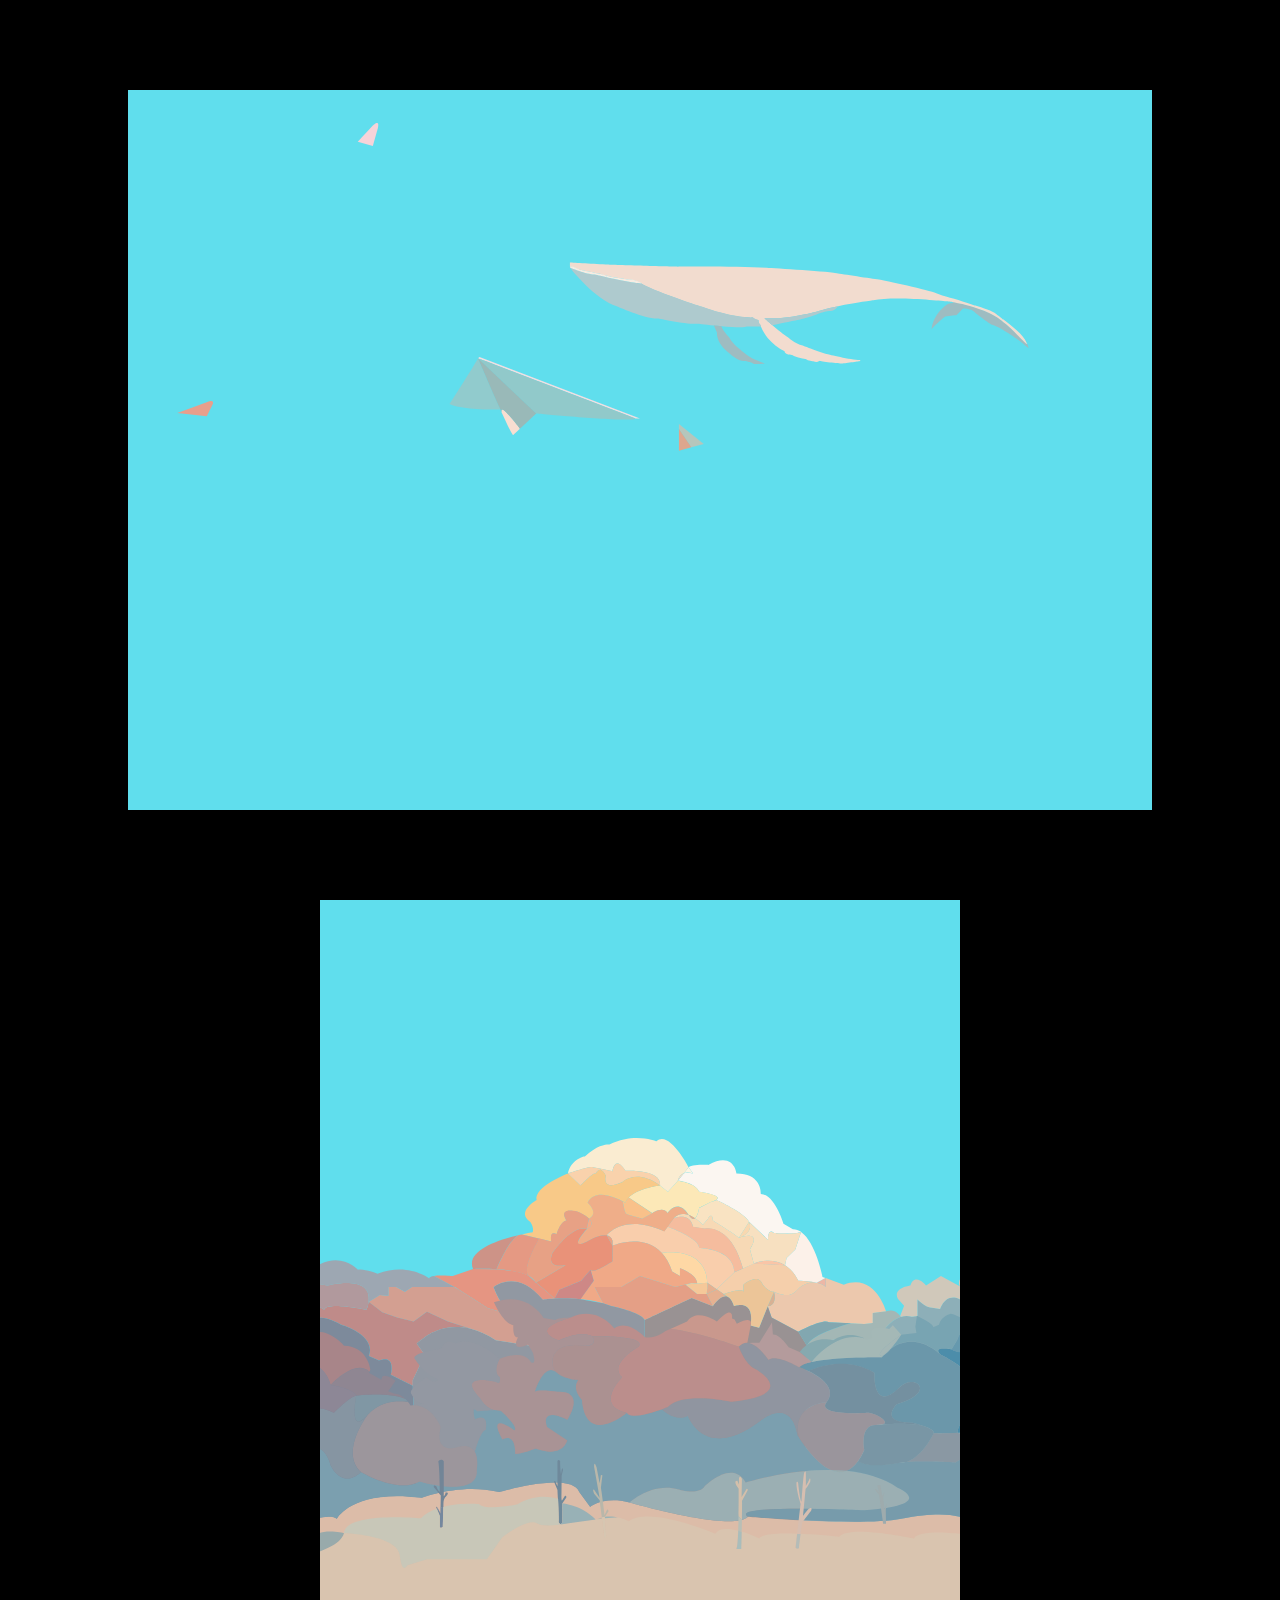
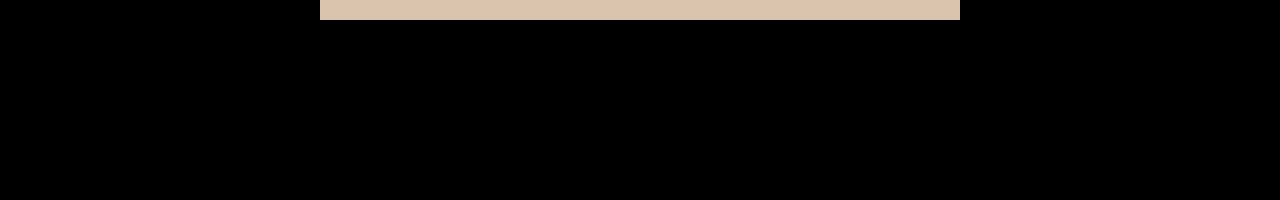
<file: index.html>
<!DOCTYPE html>
<html lang="zh-cn">

<head>
	<meta charset="UTF-8">
	<title>青鲤锦时</title>
	<link rel="stylesheet" href="style/index_new.css">
</head>

<body>
<h1>123213213</h1>
	<div class="pages">
		<div class="pic">
			<div class="pwra layer" data-depth="0.2"><img src="img/feijibg.svg" alt=""></div>
			<div class="pwra layer" data-depth="0.5"><img src="img/duyu.svg" alt=""></div>
			<div class="pwra layer" data-depth="0.8"><img src="img/feiji.svg" alt=""></div>

		</div>
	</div>
	<div class="newpages">
		<div class="bwra">
			<div class="pic">
				<div class="pwra layer" data-depth="0.4"><img src="img/tree0.svg" alt=""></div>
				<div class="pwra layer" data-depth="0.6"><img src="img/tree1.svg" alt=""></div>
				<div class="pwra layer" data-depth="0.8"><img src="img/tree2.svg" alt=""></div>
				<div c lass="pwra layer" data-depth="1"><img src="img/tree3.svg" alt=""></div>
			</div>
		</div>
	</div>
	<script src="script/jquery.min.js"></script>
	<script src="script/jquery.stellar.min.js"></script>
	<script src="script/jquery.parallax.min.js"></script>
	<script>
		$(document).ready(function () {
			var $wrapper = $('.pic');
			$wrapper.parallax();
		});
	</script>
</body>

</html>
</file>
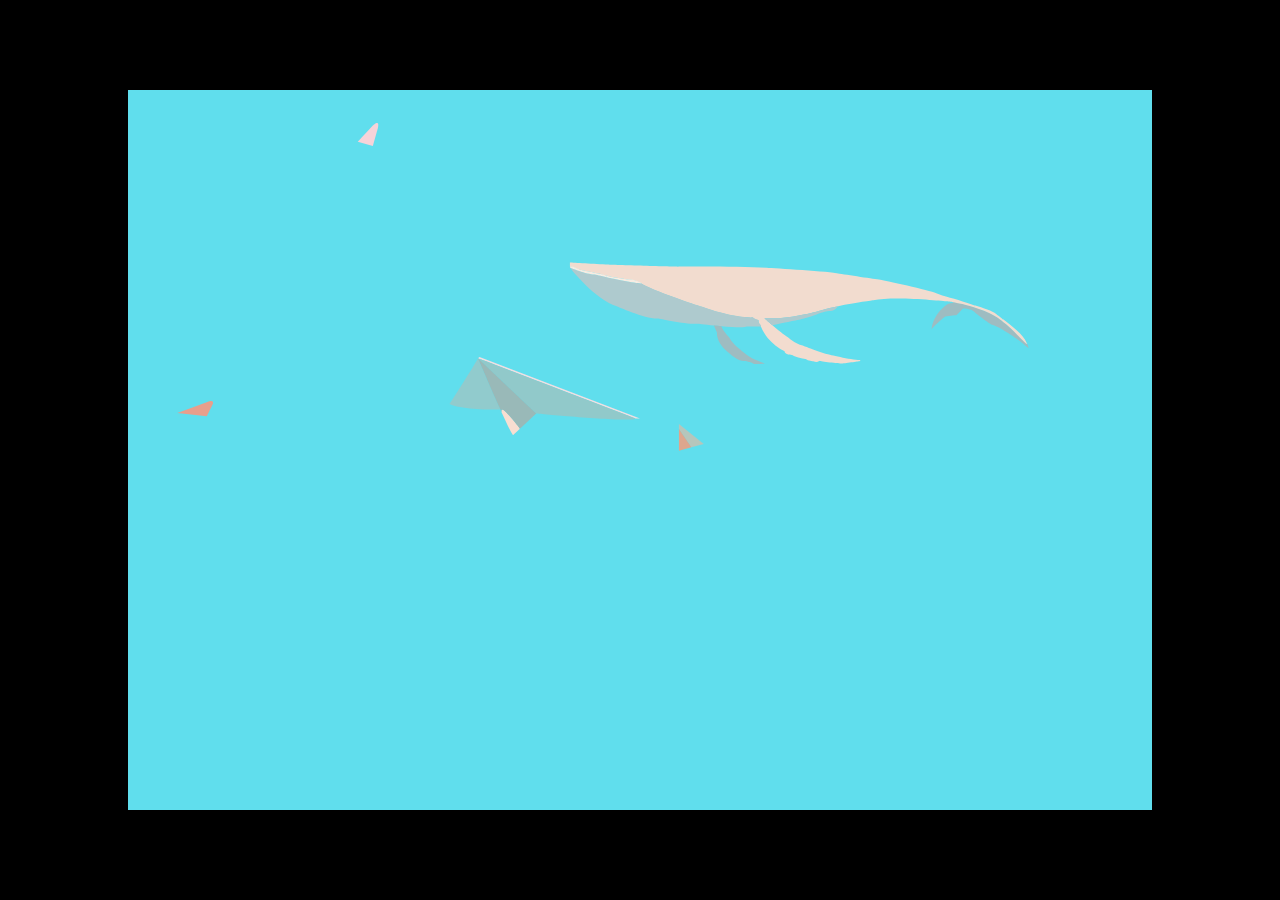
<file: _index.html>
<!DOCTYPE html>
<html lang="zh-cn">

<head>
	<meta charset="UTF-8">
	<title>青鲤锦时</title>
	<link rel="stylesheet" href="style/index_new.css">
</head>

<body>
	<div class="pages">
		<div class="pic">
			<div class="pwra layer" data-depth="0.2"><img  src="img/feijibg.svg" alt=""></div>
			<div class="pwra layer" data-depth="0.5"><img  src="img/duyu.svg" alt=""></div>
			<div class="pwra layer" data-depth="0.8"><img  src="img/feiji.svg" alt=""></div>



		</div>
	</div>
	<script src="script/jquery.min.js"></script>
	<script src="script/jquery.stellar.min.js"></script>
	<script src="script/jquery.parallax.min.js"></script>
	<script>
		$(document).ready(function () {
			var $wrapper = $('.pic');
			$wrapper.parallax();
		});
	</script>
</body>

</html>
</file>
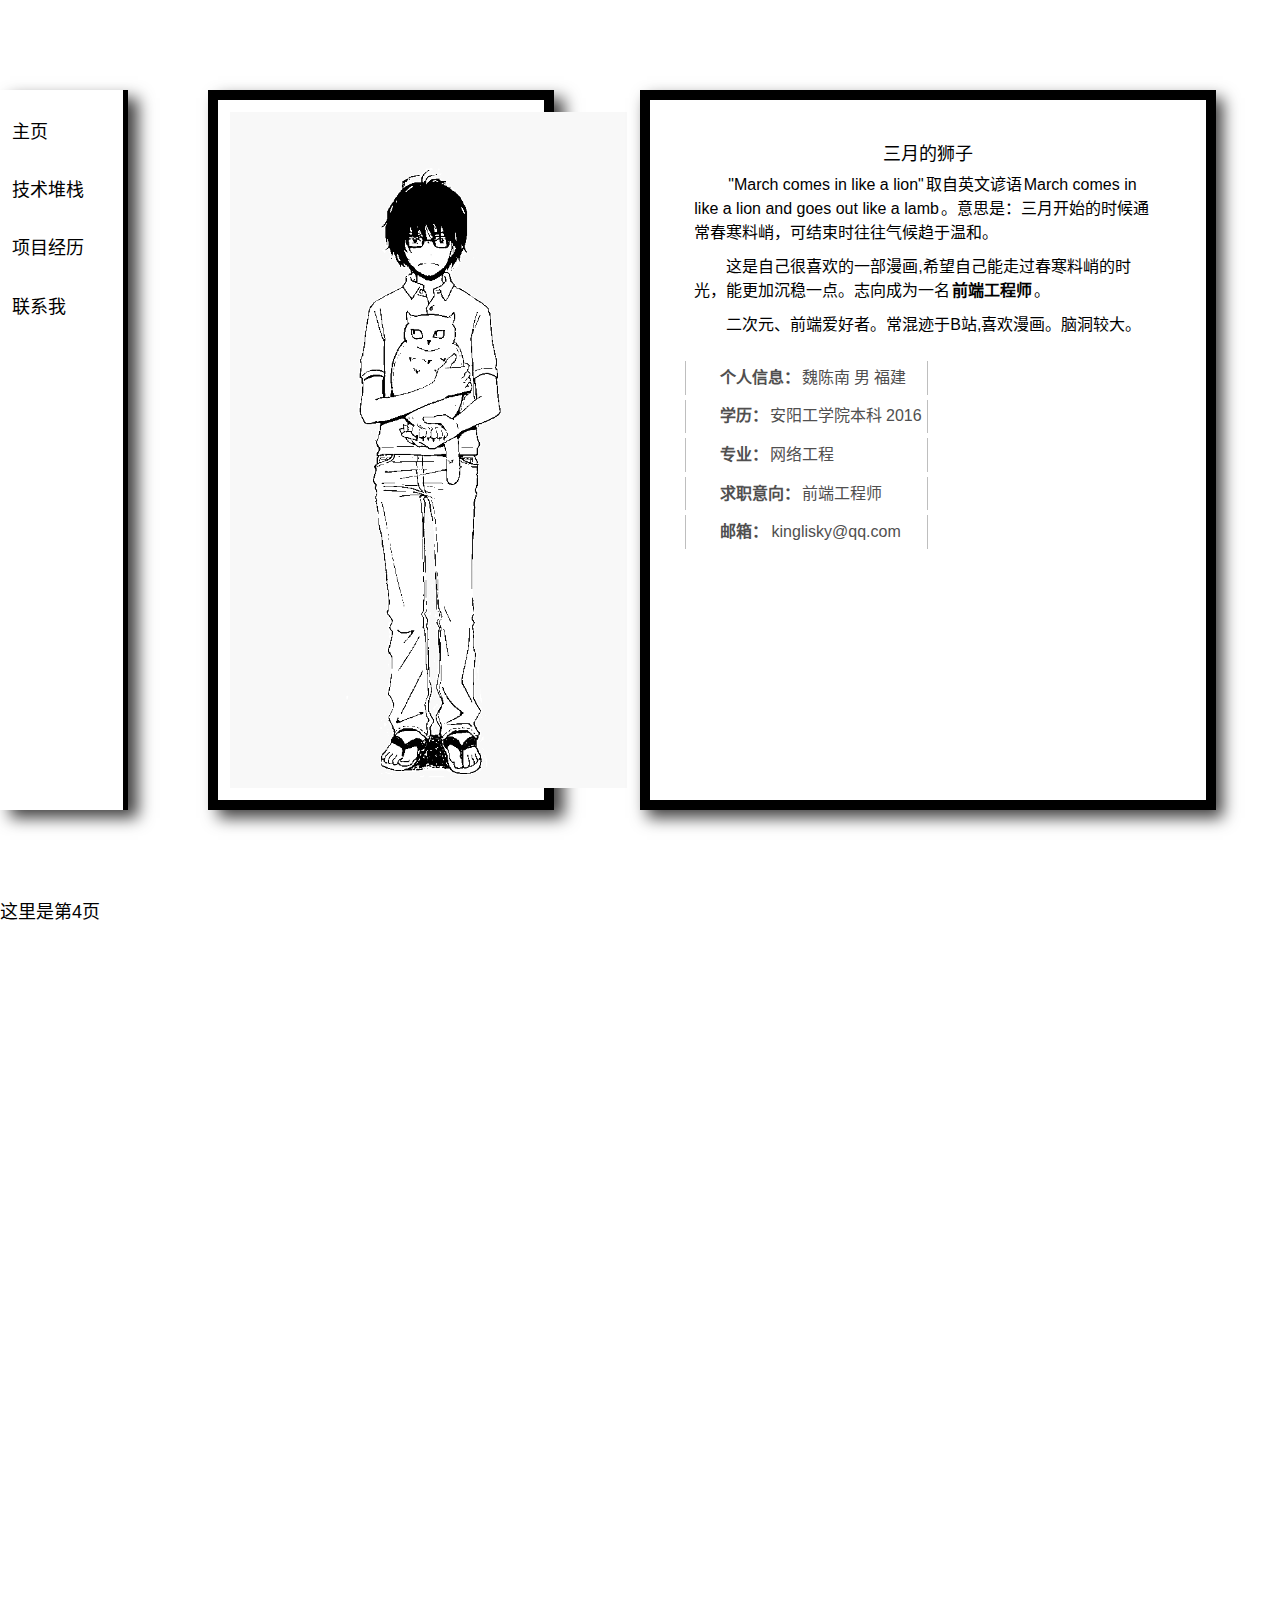
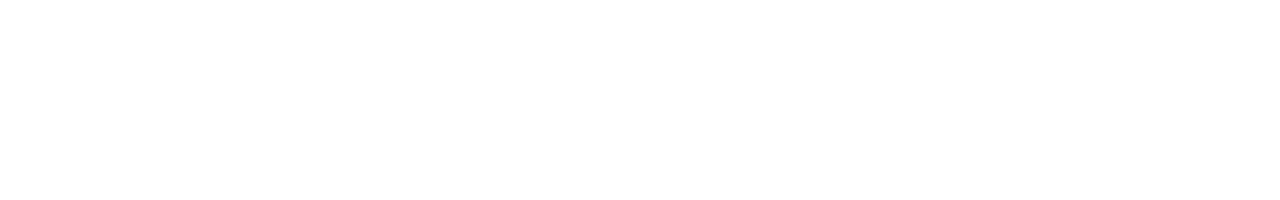
<file: index_old.html>
<!DOCTYPE html>
<html lang="zh-cn">

<head>
	<meta charset="UTF-8">
	<meta name="renderer" content="webkit">
	<title>青鲤锦时</title>
	<link rel="stylesheet" href="style/index.css">
</head>

<body>
	<nav id="main-nav" class="p1">
		<ul>
			<li data-index="0">主页</li>
			<li data-index="1">技术堆栈</li>
			<li data-index="2">项目经历</li>
			<li data-index="3">联系我</li>
		</ul>
	</nav>
	<div id="main-wrapper">
		<div class="pages nth1">
			<div class="content">
				<div class="left">
					<div class="img-wrapper">
						<img src="img/logo.png" alt="LOGO">
					</div>

				</div>
				<div class="right">
					<h2>三月的狮子</h2>
					<p><span class="lang-en">"March comes in like a lion"</span>取自英文谚语<span class="lang-en">March comes in like a lion and goes out like a lamb</span>。意思是：三月开始的时候通常春寒料峭，可结束时往往气候趋于温和。</p>
					<p>这是自己很喜欢的一部漫画,希望自己能走过春寒料峭的时光，能更加沉稳一点。志向成为一名<strong>前端工程师</strong>。</p>
					<p>二次元、前端爱好者。常混迹于B站,喜欢漫画。脑洞较大。</p>
					<div class="info">
						<ul>
							<li><strong>个人信息：</strong>魏陈南 男 福建</li>
							<li><strong>学历：</strong>安阳工学院本科 2016</li>
							<li><strong>专业：</strong>网络工程</li>
							<li><strong>求职意向：</strong>前端工程师</li>
							<li><strong>邮箱：</strong><span class="lang-en">kinglisky@qq.com</span></li>
						</ul>
					</div>
				</div>
			</div>
		</div>
		<div class="pages nth2">
			<h2>这里是第2页</h2>
		</div>
		<div class="pages nth3">
			<h2>这里是第3页</h2>
		</div>
		<div class="pages nth4">
			<h2>这里是第4页</h2>
		</div>
	</div>
	<script src="script/jquery.min.js"></script>
	<script src="script/index.js"></script>
</body>

</html>
</file>
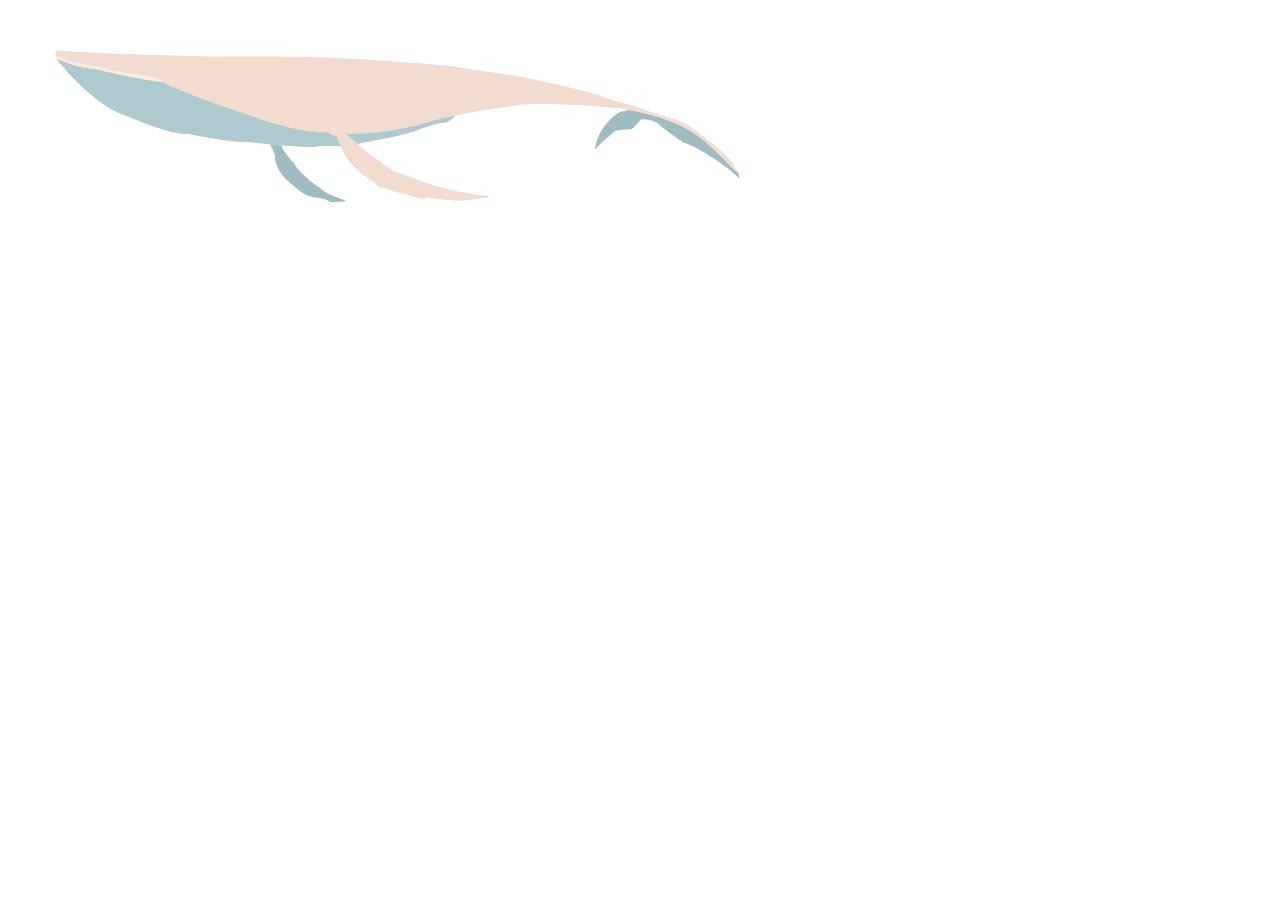
<file: img/dayu.html>
<!DOCTYPE html>
<html lang="en">

<head>
	<meta charset="UTF-8">
	<title>Document</title>
</head>

<body>
	<svg xmlns="http://www.w3.org/2000/svg" x="0px" y="0px" width="760" height="230" viewBox="0 0 760 230">
		<g>
			<path style="fill:#9EBCC1;" d="M729.6,163.8c0.8,1.5,1.6,3.8,2,6.6c0,0-11.8-9.8-13-10.8s-29.5-21.8-42.8-24.8
			c0,0-20.5-13.8-24.8-18.5s-18.8-6.3-18.3-4.3c0,0-7.3,8-8.8,9c0,0-16,1-17.3,2.3c0,0-17.8,15-19.5,18.8c0,0,0.3-20.8,22.8-37
			c0,0,3.3-2,8.8-2.3l0.3-1.3c0,0,14.2,2.2,30.8,7.3c10,3.1,20.8,7.2,29.9,12.4c3.8,2.2,7.5,4.7,11.1,7.4
			C710.7,143.7,727,164.3,729.6,163.8z" />
			<path style="fill:#F2DCCF;" d="M729.6,163.8c-2.6,0.5-18.9-20.1-38.6-35l2.1-2c12.4,9.3,31,23.6,35.3,34.8
			C728.4,161.7,728.9,162.4,729.6,163.8z" />
			<path style="fill:#F2DCCF;" d="M693.1,126.9l-2.1,2c-3.6-2.7-7.3-5.3-11.1-7.4c-9.2-5.3-20-9.4-29.9-12.4l0.9-2.8
			c13.1,4.2,27,8.2,32.3,13C685,120.8,688.7,123.5,693.1,126.9z" />
			<path style="fill:#F2DCCF;" d="M447.5,107.5c-9.5,2-19,4.2-27.4,6.7c0,0-44.8,13.3-82.5,11.3c0,0,5.3,4.8,12,10.5
			c7.8,6.7,17.6,14.6,23,17.7c0,0,11,10,22,12.3c0,0,19.3,7.8,37.5,13.3c0,0,35,8.8,48.8,8.5c0,0-0.8,1.8-1.5,1.8
			s-25.8,3.8-28.8,3.3c0,0-30.5-2.5-30.8-4c0,0-2.8,3.5-9.5,0.8c0,0-7.5-0.8-11.3-3.5c0,0-13.8-2-20-6c0,0-11.5,0-11.5-5.8
			c0,0-24.3-10.3-34.9-36.2c-0.4-0.9-0.7-1.9-1.1-2.8c0,0-3.5-3-2.5-6.5c0,0-7.8-2.3-8.5-4.3c0,0-26,2.3-76.5-16
			c0,0-62.3-20.1-88-33.4c0,0-0.4-0.1-1.2-1.1h0c-0.1-0.1-0.1-0.1-0.2-0.2c-2.4-2-8-5.5-19.1-6.2c0,0-17-1.5-32.7-5.4
			c-2.6-0.6-5.1-1.4-7.6-2.1c0,0-29.5-6.5-33.3-6.8c0,0-11.8-6-14.3-4.8v-6c0,0,31.3,1.8,53.3,3c0,0,103.8,3.5,110.3,3
			c0,0,89.3-1,129,1.8c0,0,85,5,105,8c0,0,47.8,7.3,60.3,9s78.5,16.5,88.3,20.8s30,8.5,45.3,14.3c3.6,1.4,7.6,2.7,11.7,4L650,109
			c-16.6-5.1-30.8-7.3-30.8-7.3s-6.3-1.3-9.8-1.5s-79-8.3-109.5-1.5C499.9,98.7,473.8,102,447.5,107.5z" />
			<path style="fill:#AECACE;" d="M447.5,107.5c-2.1,2.8-6.8,7.4-13.1,7.4c-8,0-21,6.3-31.3,9.3c-12.7,3.7-12.8,3.5-53.5,11.8
			c-6.7-5.7-12-10.5-12-10.5c37.8,2,82.5-11.3,82.5-11.3C428.5,111.7,438,109.4,447.5,107.5z" />
			<path style="fill:#AECACE;" d="M332.7,138l-21.3-0.1c-3,1.8-20.5,0.9-37.8-0.5c-3.8-0.3-7.6-0.6-11.2-1
			c-13.8-1.3-25.1-2.6-25.1-2.6c-15.8,1-58-8-58-8c-17.5,1.5-61.8-18.3-61.8-18.3c-32.5-10-68.5-55.8-68.5-55.8l-1.3-1.5
			c0,0,23.9,10,36.5,10c0,0,10.3,2.2,18,4.1c1.8,0.4,3.4,0.9,4.7,1.2c0,0,42,8.7,47.7,8c0.1,0.1,0.1,0.1,0.2,0.2h0
			c0.8,1,1.2,1.1,1.2,1.1c25.8,13.3,88,33.4,88,33.4c50.5,18.3,76.5,16,76.5,16c0.8,2,8.5,4.3,8.5,4.3c-1,3.5,2.5,6.5,2.5,6.5
			C332,136.1,332.3,137.1,332.7,138z" />
			<path style="fill:#9EBCC1;" d="M316.4,183.2c3.8,3.5,22,9.5,22,9.5c-1.5,1.3-16.3,1.2-16.3,1.2c-4.3-3.5-14.3-4.5-14.3-4.5
			c-9.8,0.3-22-11.3-22-11.3c-21-16-18.8-31-18.8-31l-4.7-10.7c3.6,0.3,7.4,0.7,11.2,1c2,7,11.8,16.7,11.8,16.7
			C290.6,166.4,316.4,183.2,316.4,183.2z" />
			<path style="fill:#F7ECE2;" d="M154.8,73.7c-5.7,0.7-47.7-8-47.7-8c-1.3-0.4-2.9-0.8-4.7-1.2l0.6-2.4c15.7,3.9,32.7,5.4,32.7,5.4
			C146.8,68.2,152.4,71.7,154.8,73.7z" />
			<path style="fill:#F7ECE2;" d="M103,62.1l-0.6,2.4c-7.6-1.9-18-4.1-18-4.1c-12.6,0-36.5-10-36.5-10v-2c2.5-1.3,14.3,4.8,14.3,4.8
			c3.8,0.3,33.3,6.8,33.3,6.8C97.8,60.7,100.4,61.4,103,62.1z" />
		</g>
	</svg>
</body>

</html>
</file>
<file: style/index_new.css>
/*css重置*/
html,
body,
div,
span,
applet,
object,
iframe,
h1,
h2,
h3,
h4,
h5,
h6,
p,
blockquote,
pre,
a,
abbr,
acronym,
address,
big,
cite,
code,
del,
dfn,
em,
img,
ins,
kbd,
q,
s,
samp,
small,
strike,
strong,
sub,
sup,
tt,
var,
b,
u,
i,
center,
dl,
dt,
dd,
ol,
ul,
li,
fieldset,
form,
label,
legend,
table,
caption,
tbody,
tfoot,
thead,
tr,
th,
td,
article,
aside,
canvas,
details,
embed,
figure,
figcaption,
footer,
header,
hgroup,
menu,
nav,
output,
ruby,
section,
summary,
time,
mark,
audio,
video {
  margin: 0;
  padding: 0;
  border: 0;
  font-size: 100%;
  font: inherit;
  vertical-align: baseline;
}
article,
aside,
details,
figcaption,
figure,
footer,
header,
hgroup,
menu,
nav,
section {
  display: block;
}
body {
  line-height: 1;
}
ol,
ul {
  list-style: none;
}
blockquote,
q {
  quotes: none;
}
blockquote:before,
blockquote:after,
q:before,
q:after {
  content: '';
  content: none;
}
table {
  border-collapse: collapse;
  border-spacing: 0;
}
html {
  height: 100%;
  width: 100%;
}
body {
  width: 100%;
  background-color: #000;
}
.pages {
  position: absolute;
  top: 0;
  left: 0;
  width: 100%;
  height: 100%;
}
.pages .pic {
  position: absolute;
  width: 80%;
  height: 80%;
  top: 10%;
  left: 10%;
  background-color: #60deed;
}
.pages .pic .pwra {
  position: absolute;
  width: 100%;
  height: 100%;
  top: 0;
  left: 0;
}
.pages .pic .pwra img {
  display: block;
  position: absolute;
}
.pages .pic .pwra:nth-child(1) img {
  width: 60%;
}
.pages .pic .pwra:nth-child(2) img {
  width: 50%;
  top: 20%;
  left: 40%;
}
.pages .pic .pwra:nth-child(3) img {
  width: 20%;
  top: 35%;
  left: 30%;
}
.newpages {
  position: absolute;
  top: 100%;
  width: 100%;
  height: 100%;
}
.newpages .bwra {
  width: 50%;
  height: 80%;
  position: absolute;
  left: 25%;
  overflow: hidden;
}
.newpages .bwra .pic {
  position: absolute;
  width: 120%;
  height: 100%;
  left: -10%;
  background-color: #60deed;
}
.newpages .bwra .pic .pwra {
  position: absolute;
  width: 100%;
  height: 100%;
  top: 0;
  left: 0;
}
.newpages .bwra .pic .pwra img {
  display: block;
  position: absolute;
  bottom: 0;
  width: 100%;
}
.newpages .bwra .pic .pwra:nth-child(1) img {
  bottom: 4%;
}
.newpages .bwra .pic .pwra:nth-child(2) img {
  bottom: 2%;
}
.newpages .bwra .pic .pwra:nth-child(3) img {
  bottom: 0%;
}
.newpages .bwra .pic .pwra:nth-child(4) img {
  bottom: -2%;
}
</file>
<file: style/index.css>
html,body,div,span,applet,object,iframe,h1,h2,h3,h4,h5,h6,p,blockquote,pre,a,abbr,acronym,address,big,cite,code,del,dfn,em,img,ins,kbd,q,s,samp,small,strike,strong,sub,sup,tt,var,b,u,i,center,dl,dt,dd,ol,ul,li,fieldset,form,label,legend,table,caption,tbody,tfoot,thead,tr,th,td,article,aside,canvas,details,embed,figure,figcaption,footer,header,hgroup,menu,nav,output,ruby,section,summary,time,mark,audio,video{margin:0;padding:0;border:0;font-size:100%;font:inherit;vertical-align:baseline}article,aside,details,figcaption,figure,footer,header,hgroup,menu,nav,section{display:block}body{line-height:1}ol,ul{list-style:none}blockquote,q{quotes:none}blockquote:before,blockquote:after,q:before,q:after{content:'';content:none}table{border-collapse:collapse;border-spacing:0}.clearfix:before,.clearfix:after{content:" ";display:table}.clearfix:after{clear:both}.clearfix{*zoom:1}body,html{height:100%;width:100%}body{position:absolute;font-family:YouYuan,Arial,sans-serif;font-size:16px;font-weight:400;overflow:hidden;line-height:1.5em}h2{font-size:18px;font-weight:500}p{text-indent:2em;padding:0 2%}.lang-en{padding:0 2px;font-family:Helvetica,sans-serif}strong{padding:0 2px;font-weight:bold}nav{position:absolute;z-index:1000}nav.p1{height:100%;width:10%}nav.p1 ul{position:absolute;height:80%;width:100%;top:10%;box-sizing:border-box;border-right:5px solid #000;box-shadow:10px 8px 15px 0 #434242;-webkit-transition:all .5s;transition:all .5s}nav.p1 ul li{font-size:18px;box-sizing:border-box;padding:4%;padding-left:10%;margin:20% 0;cursor:pointer;-webkit-transition:all .5s;transition:all .5s}nav.p1 ul li:hover{color:#ccc}#main-wrapper{position:absolute;top:0;left:0;width:200%;height:200%;-webkit-transition:all 2s;transition:all 2s}#main-wrapper .pages{position:absolute;width:50%;height:50%}#main-wrapper .pages.nth1{top:0;left:0}#main-wrapper .pages.nth1 .content{position:absolute;width:90%;height:80%;top:10%;left:5%;display:block;*zoom:1}#main-wrapper .pages.nth1 .content .left,#main-wrapper .pages.nth1 .content .right{box-sizing:border-box;width:50%;height:100%;float:left}#main-wrapper .pages.nth1 .content .left .img-wrapper{box-sizing:border-box;height:100%;width:60%;padding:2%;border:10px solid #000;margin:auto;margin-left:25%;box-shadow:10px 8px 15px 0 #434242}#main-wrapper .pages.nth1 .content .left .img-wrapper img{display:block;height:100%;margin:auto;background-color:#f8f8f8}#main-wrapper .pages.nth1 .content .right{position:relative;border:10px solid #000;padding:3%;box-shadow:7px 8px 15px 0 #434242}#main-wrapper .pages.nth1 .content .right h2{padding:1.5% 0;text-align:center}#main-wrapper .pages.nth1 .content .right p{margin-bottom:2%}#main-wrapper .pages.nth1 .content .right .info{width:100%;display:block;margin-top:5%}#main-wrapper .pages.nth1 .content .right .info ul li{box-sizing:border-box;text-align:left;width:50%;padding:1% 0;padding-left:2em;margin:1% 0;border-left:1px solid #bebebe;border-right:1px solid #bebebe;color:#504f4f;-webkit-transition:all .5s;transition:all .5s;cursor:pointer}#main-wrapper .pages.nth1 .content .right .info ul li:hover{text-align:center;width:100%;color:#000;border-color:#000;background-color:#f5f5f5}#main-wrapper .pages.nth2{top:0;left:50%}#main-wrapper .pages.nth3{top:50%;left:50%}#main-wrapper .pages.nth4{top:50%;left:0}
</file>
